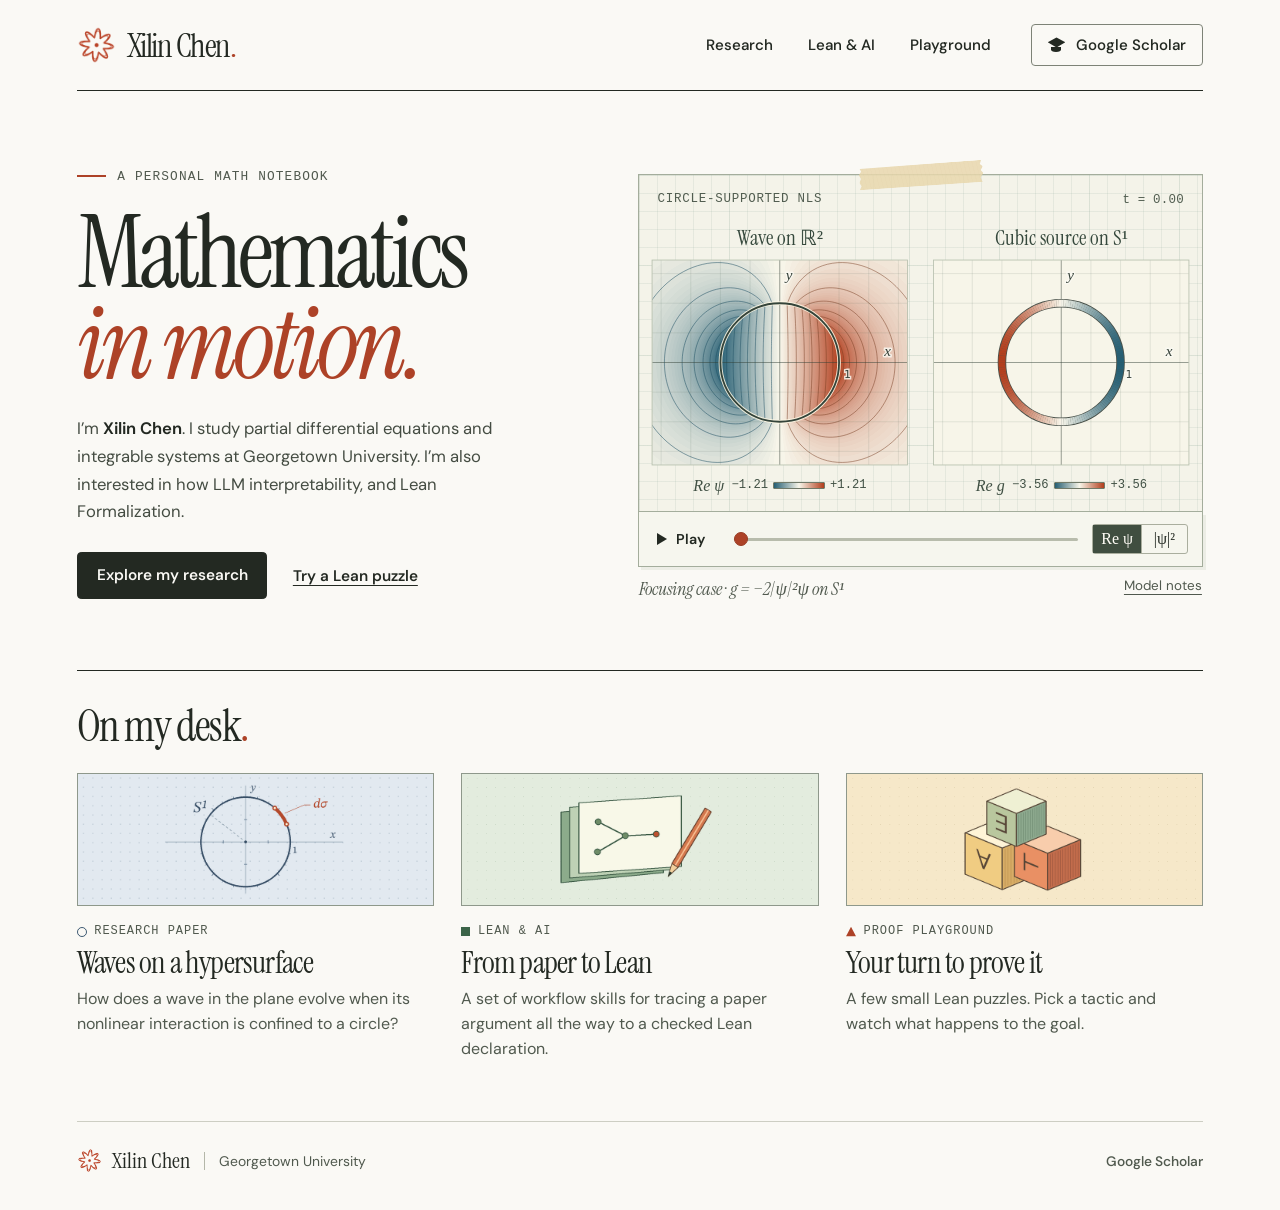
<file: index.html>
<!doctype html>
<html lang="en">
<head>
  <meta charset="utf-8">
  <meta name="viewport" content="width=device-width, initial-scale=1">
  <meta name="description" content="Xilin Chen’s personal notebook on partial differential equations, integrable systems, AI, and Lean formalization.">
  <meta name="theme-color" content="#faf9f5">
  <title>Mathematics in motion · Xilin Chen</title>
  <link rel="icon" href="assets/favicon.png" type="image/png">
  <link rel="preload" href="assets/fonts/InstrumentSerif-Regular.ttf" as="font" type="font/ttf" crossorigin>
  <link rel="stylesheet" href="assets/styles.css">
  <script src="assets/circle-mode.js" defer></script>
  <script src="assets/circle-plot.js" defer></script>
</head>
<body>
  <a class="skip" href="#main">Skip to content</a>
  <header class="masthead wrap">
    <a class="wordmark" href="index.html" aria-label="Xilin Chen, home"><img src="assets/mark.png" width="39" height="39" alt="">Xilin Chen<span class="wordmark-period">.</span></a>
    <nav class="nav" aria-label="Main navigation"><a href="research.html">Research</a><a href="workflow.html">Lean &amp; AI</a><a href="playground.html">Playground</a></nav>
    <a class="scholar-button" href="https://scholar.google.com/citations?user=1OFcRwIAAAAJ&amp;hl=en"><span class="cap" aria-hidden="true"></span>Google Scholar</a>
  </header>
  <main id="main" class="wrap" tabindex="-1">
  <section class="hero" aria-labelledby="hero-title">
    <div class="hero-copy">
      <p class="eyebrow"><span class="short-rule" aria-hidden="true"></span>A personal math notebook</p>
      <h1 id="hero-title">Mathematics<br><em>in motion.</em></h1>
      <p class="intro">I’m <strong>Xilin Chen</strong>. I study partial differential equations and integrable systems at Georgetown University. I’m also interested in how LLM interpretability, and Lean Formalization.</p>
      <div class="actions"><a class="button primary" href="research.html">Explore my research</a><a class="ink-link" href="playground.html">Try a Lean puzzle</a></div>
    </div>
    <figure id="circle-wave" class="wave-sheet" aria-labelledby="wave-caption">
      <div class="tape" aria-hidden="true"></div>
      <div class="plot-paper">
        <div class="plot-heading"><span class="plot-label">Circle-supported NLS</span><output id="time-value" for="wave-time" aria-live="off">t = 0.00</output></div>
        <div class="plot-headings"><span>Wave on ℝ²</span><span>Cubic source on S¹</span></div>
        <div class="plot-drawing">
          <img class="wave-still" src="assets/circle-standing-wave.png" width="1120" height="440" alt="Two views of the x,y plane at time zero. The real part of the wave has a positive lobe on the right and a negative lobe on the left. The cubic source has the opposite signs and occupies only the unit circle.">
          <canvas aria-label="Wave field in the plane and cubic source density along the unit circle" role="img" width="1120" height="440"></canvas>
        </div>
        <div class="plot-scales">
          <div><span class="scale-name" id="field-name">Re ψ</span><span id="field-low">−1.21</span><i class="color-scale" id="field-scale" aria-hidden="true"></i><span id="field-high">+1.21</span></div>
          <div><span class="scale-name">Re g</span><span>−3.56</span><i class="color-scale" aria-hidden="true"></i><span>+3.56</span></div>
        </div>
      </div>
      <div class="wave-controls" data-wave-controls hidden>
        <button id="wave-play" type="button" class="play-button" aria-label="Play wave animation"><span class="play-symbol" aria-hidden="true"></span><span class="play-label">Play</span></button>
        <label for="wave-time" class="sr-only">Wave evolution time</label><input id="wave-time" type="range" min="0" max="1000" step="1" value="0" aria-valuetext="t = 0.00">
        <fieldset class="plot-modes"><legend class="sr-only">Quantity to plot</legend><label><input type="radio" name="wave-mode" value="real" checked aria-label="Real part of the wave"><span>Re ψ</span></label><label><input type="radio" name="wave-mode" value="density" aria-label="Squared magnitude of the wave"><span>|ψ|²</span></label></fieldset>
      </div>
      <figcaption id="wave-caption"><span>Focusing case · g = −2|ψ|²ψ on S¹</span><a href="research.html#wave-note">Model notes</a></figcaption>
    </figure>
  </section>
  <section class="desk" aria-labelledby="desk-title">
    <h2 id="desk-title">On my desk<span class="accent">.</span></h2>
    <div class="desk-grid">
      <article class="entry">
        <a class="entry-link" href="research.html">
          <img class="entry-art" src="assets/unit-circle.png" alt="" width="920" height="340">
          <span class="entry-kind"><i class="shape ring"></i>Research paper</span>
          <h3>Waves on a hypersurface</h3>
        </a>
        <p>How does a wave in the plane evolve when its nonlinear interaction is confined to a circle?</p>
      </article>
      <article class="entry">
        <a class="entry-link" href="workflow.html">
          <img class="entry-art" src="assets/workflow.png" alt="" width="920" height="340">
          <span class="entry-kind"><i class="shape square"></i>Lean &amp; AI</span>
          <h3>From paper to Lean</h3>
        </a>
        <p>A set of workflow skills for tracing a paper argument all the way to a checked Lean declaration.</p>
      </article>
      <article class="entry">
        <a class="entry-link" href="playground.html">
          <img class="entry-art" src="assets/playground.png" alt="" width="920" height="340">
          <span class="entry-kind"><i class="shape triangle"></i>Proof playground</span>
          <h3>Your turn to prove it</h3>
        </a>
        <p>A few small Lean puzzles. Pick a tactic and watch what happens to the goal.</p>
      </article>
    </div>
  </section>
</main>
  <footer class="footer wrap">
    <div class="footer-name"><img src="assets/mark.png" width="25" height="25" alt=""><span>Xilin Chen</span><span class="footer-affiliation">Georgetown University</span></div>
    <nav aria-label="Elsewhere"><a href="https://scholar.google.com/citations?user=1OFcRwIAAAAJ&amp;hl=en">Google Scholar</a></nav>
  </footer>
</body>
</html>
</file>
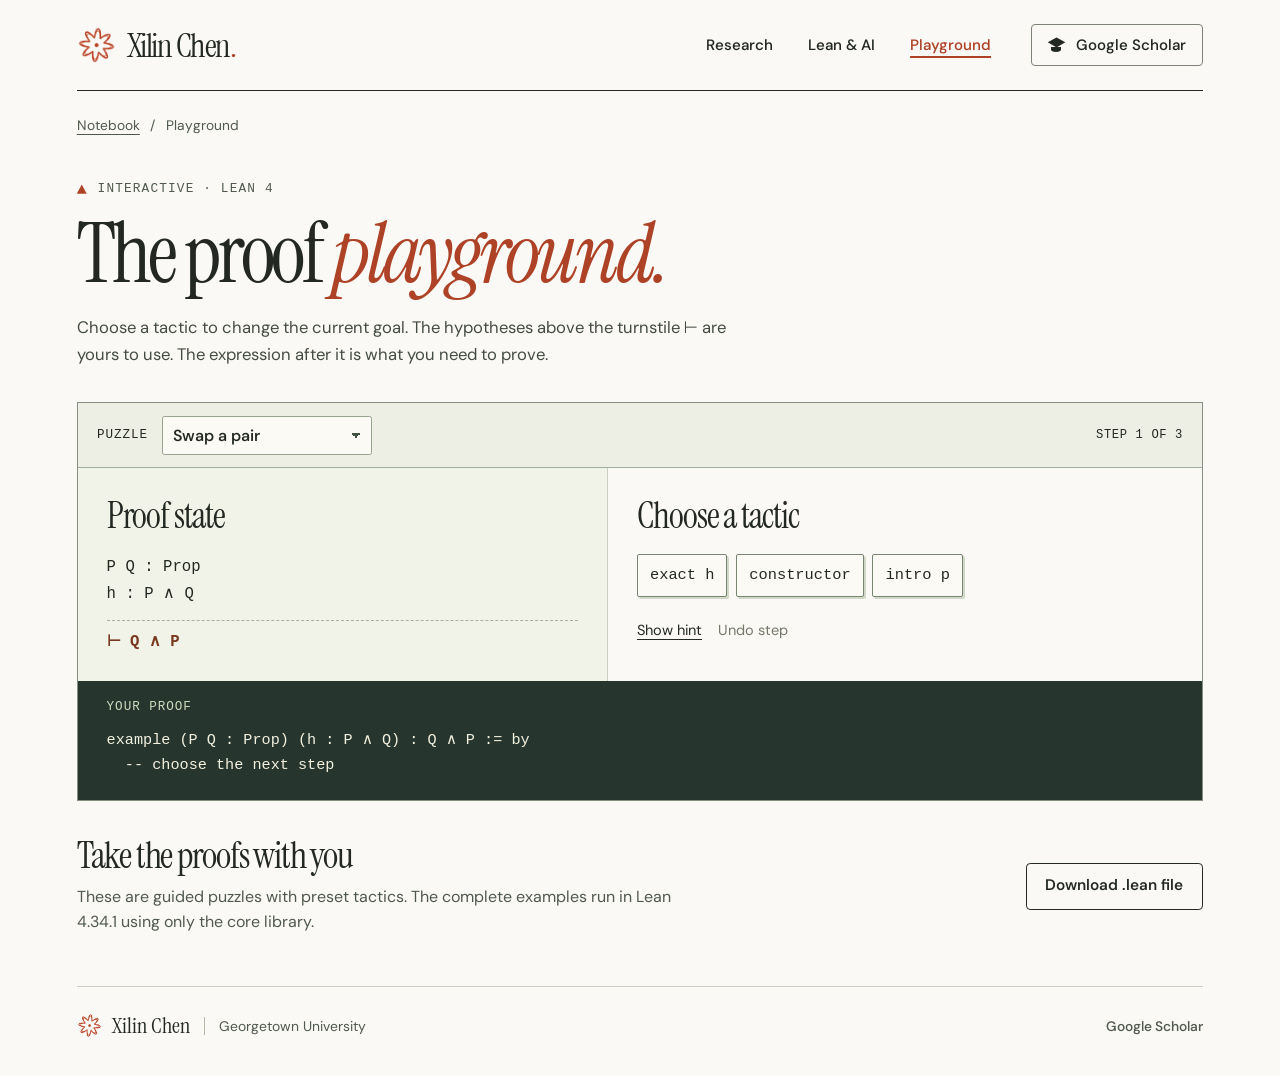
<file: playground.html>
<!doctype html>
<html lang="en">
<head>
  <meta charset="utf-8">
  <meta name="viewport" content="width=device-width, initial-scale=1">
  <meta name="description" content="Three guided Lean puzzles. Choose tactics, inspect the remaining goals, and download the checked source.">
  <meta name="theme-color" content="#faf9f5">
  <title>The proof playground · Xilin Chen</title>
  <link rel="icon" href="assets/favicon.png" type="image/png">
  <link rel="preload" href="assets/fonts/InstrumentSerif-Regular.ttf" as="font" type="font/ttf" crossorigin>
  <link rel="stylesheet" href="assets/styles.css">
  <script src="assets/playground.js" defer></script>
</head>
<body>
  <a class="skip" href="#main">Skip to content</a>
  <header class="masthead wrap">
    <a class="wordmark" href="index.html" aria-label="Xilin Chen, home"><img src="assets/mark.png" width="39" height="39" alt="">Xilin Chen<span class="wordmark-period">.</span></a>
    <nav class="nav" aria-label="Main navigation"><a href="research.html">Research</a><a href="workflow.html">Lean &amp; AI</a><a href="playground.html" aria-current="page">Playground</a></nav>
    <a class="scholar-button" href="https://scholar.google.com/citations?user=1OFcRwIAAAAJ&amp;hl=en"><span class="cap" aria-hidden="true"></span>Google Scholar</a>
  </header>
  <main id="main" class="wrap" tabindex="-1"><nav class="crumb" aria-label="Breadcrumb"><a href="index.html">Notebook</a><span aria-hidden="true">/</span><span aria-current="page">Playground</span></nav>
  <div class="lab-intro">
    <p class="eyebrow"><i class="shape triangle"></i>Interactive · Lean 4</p>
    <h1>The proof <em>playground.</em></h1>
    <p class="deck">Choose a tactic to change the current goal. The hypotheses above the turnstile ⊢ are yours to use. The expression after it is what you need to prove.</p>
  </div>
  <section id="proof-lab" class="lab" aria-label="Guided proof puzzle" hidden>
    <div class="lab-top"><div class="challenge-control"><label for="challenge">Puzzle</label><select id="challenge"></select></div><span id="progress" class="progress"></span></div>
    <div class="lab-grid">
      <div class="state-panel"><h2 id="state-title">Proof state</h2><pre id="context"></pre><div id="goals"></div></div>
      <div class="choice-panel"><h2 id="choice-title">Choose a tactic</h2><div id="choices"></div><p id="feedback" class="response" role="status" aria-live="polite" aria-atomic="true"></p>
        <div class="lab-tools"><button id="next-challenge" class="button primary small" type="button" hidden>Next puzzle</button><button id="hint" class="plain-button" type="button" aria-controls="hint-text" aria-expanded="false">Show hint</button><button id="undo" class="plain-button" type="button">Undo step</button></div>
        <p id="hint-text" class="hint-text" hidden></p>
      </div>
    </div>
    <div class="source-panel"><h2>Your proof</h2><pre><code id="proof-source"></code></pre></div>
  </section>
  <noscript><p class="deck">Enable JavaScript to choose tactics, or download the Lean file below to work through the examples.</p></noscript>
  <section class="lab-foot"><div><h2>Take the proofs with you</h2><p>These are guided puzzles with preset tactics. The complete examples run in Lean 4.34.1 using only the core library.</p></div><a class="button light" download href="assets/Playground.lean">Download .lean file</a></section>
</main>
  <footer class="footer wrap">
    <div class="footer-name"><img src="assets/mark.png" width="25" height="25" alt=""><span>Xilin Chen</span><span class="footer-affiliation">Georgetown University</span></div>
    <nav aria-label="Elsewhere"><a href="https://scholar.google.com/citations?user=1OFcRwIAAAAJ&amp;hl=en">Google Scholar</a></nav>
  </footer>
</body>
</html>
</file>
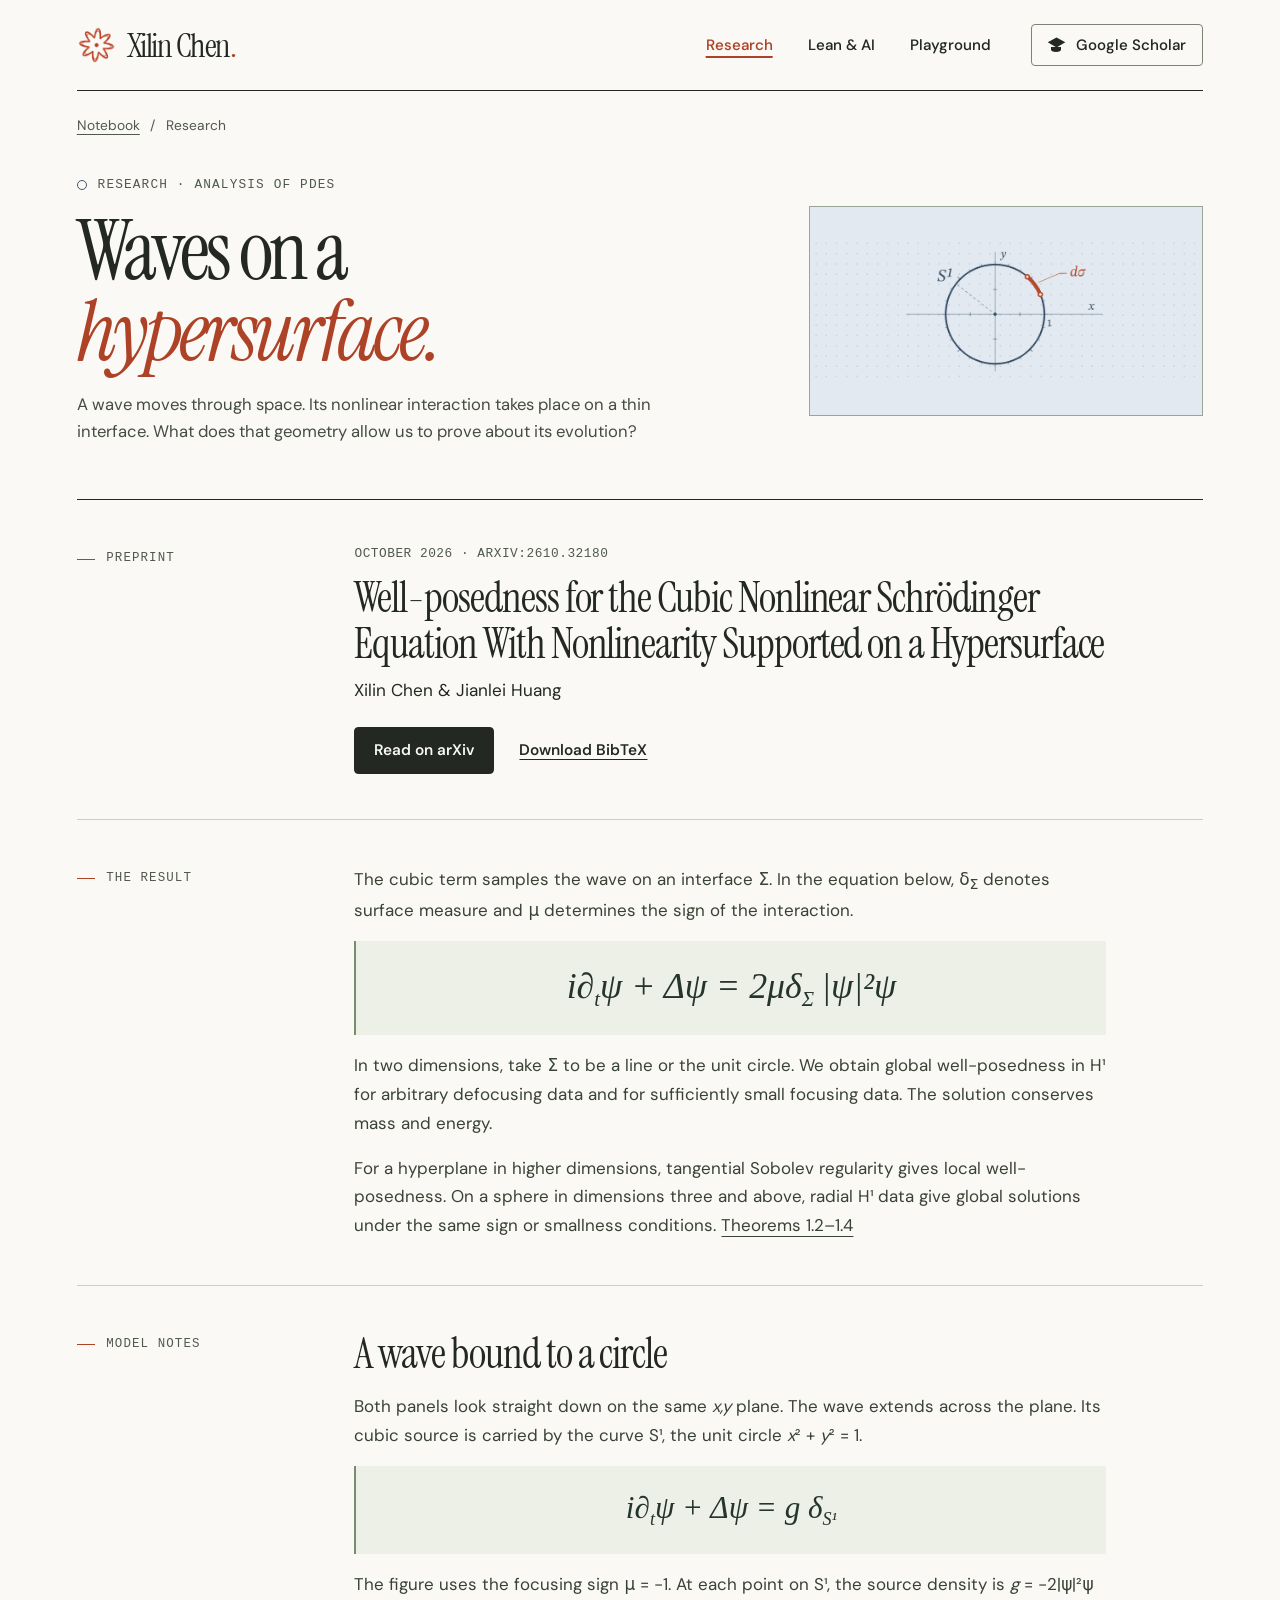
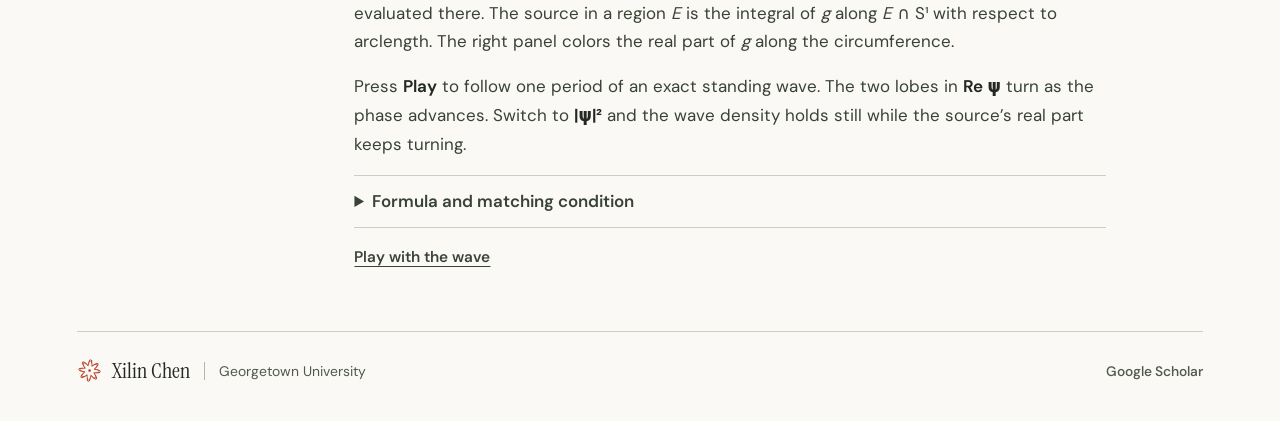
<file: research.html>
<!doctype html>
<html lang="en">
<head>
  <meta charset="utf-8">
  <meta name="viewport" content="width=device-width, initial-scale=1">
  <meta name="description" content="Research by Xilin Chen and Jianlei Huang on the cubic nonlinear Schrödinger equation with a hypersurface-supported interaction.">
  <meta name="theme-color" content="#faf9f5">
  <title>Waves on a hypersurface · Xilin Chen</title>
  <link rel="icon" href="assets/favicon.png" type="image/png">
  <link rel="preload" href="assets/fonts/InstrumentSerif-Regular.ttf" as="font" type="font/ttf" crossorigin>
  <link rel="stylesheet" href="assets/styles.css">
  
</head>
<body>
  <a class="skip" href="#main">Skip to content</a>
  <header class="masthead wrap">
    <a class="wordmark" href="index.html" aria-label="Xilin Chen, home"><img src="assets/mark.png" width="39" height="39" alt="">Xilin Chen<span class="wordmark-period">.</span></a>
    <nav class="nav" aria-label="Main navigation"><a href="research.html" aria-current="page">Research</a><a href="workflow.html">Lean &amp; AI</a><a href="playground.html">Playground</a></nav>
    <a class="scholar-button" href="https://scholar.google.com/citations?user=1OFcRwIAAAAJ&amp;hl=en"><span class="cap" aria-hidden="true"></span>Google Scholar</a>
  </header>
  <main id="main" class="wrap" tabindex="-1"><nav class="crumb" aria-label="Breadcrumb"><a href="index.html">Notebook</a><span aria-hidden="true">/</span><span aria-current="page">Research</span></nav>
  <article class="article">
    <div class="article-hero">
      <div><p class="eyebrow"><i class="shape ring"></i>Research · Analysis of PDEs</p><h1>Waves on a<br><em>hypersurface.</em></h1>
      <p class="deck">A wave moves through space. Its nonlinear interaction takes place on a thin interface. What does that geometry allow us to prove about its evolution?</p></div>
      <figure class="article-plate blue"><img src="assets/unit-circle.png" alt="The unit circle in the x,y plane. A short arc is highlighted to illustrate arclength measure." width="920" height="340"></figure>
    </div>
    <section class="publication">
      <div class="section-key"><span class="short-rule"></span>Preprint</div>
      <div class="reading"><p class="meta">October 2026 · arXiv:2610.32180</p>
        <h2 class="paper-title">Well-posedness for the Cubic Nonlinear Schrödinger Equation With Nonlinearity Supported on a Hypersurface</h2>
        <p class="authors">Xilin Chen &amp; Jianlei Huang</p>
        <div class="actions"><a class="button primary" href="https://arxiv.org/abs/2610.32180">Read on arXiv</a><a class="ink-link" href="assets/chen-huang.bib" download>Download BibTeX</a></div>
      </div>
    </section>
    <section class="text-row">
      <div class="section-key"><span class="short-rule"></span>The result</div>
      <div class="reading prose">
        <p>The cubic term samples the wave on an interface Σ. In the equation below, δ<sub>Σ</sub> denotes surface measure and μ determines the sign of the interaction.</p>
        <div class="formula" aria-label="i times the time derivative of psi plus the Laplacian of psi equals two mu times delta sub Sigma times the squared magnitude of psi times psi">i∂<sub>t</sub>ψ + Δψ = 2μδ<sub>Σ</sub> |ψ|²ψ</div>
        <p>In two dimensions, take Σ to be a line or the unit circle. We obtain global well-posedness in H¹ for arbitrary defocusing data and for sufficiently small focusing data. The solution conserves mass and energy.</p>
        <p>For a hyperplane in higher dimensions, tangential Sobolev regularity gives local well-posedness. On a sphere in dimensions three and above, radial H¹ data give global solutions under the same sign or smallness conditions. <a href="https://arxiv.org/html/2610.32180v1#S1">Theorems 1.2–1.4</a></p>
      </div>
    </section>
    <section id="wave-note" class="text-row">
      <div class="section-key"><span class="short-rule"></span>Model notes</div>
      <div class="reading prose"><h2>A wave bound to a circle</h2>
        <p>Both panels look straight down on the same <em>x,y</em> plane. The wave extends across the plane. Its cubic source is carried by the curve S¹, the unit circle <em>x</em>² + <em>y</em>² = 1.</p>
        <div class="formula compact">i∂<sub>t</sub>ψ + Δψ = g δ<sub>S¹</sub></div>
        <p>The figure uses the focusing sign μ = −1. At each point on S¹, the source density is <em>g</em> = −2|ψ|²ψ evaluated there. The source in a region <em>E</em> is the integral of <em>g</em> along <em>E</em> ∩ S¹ with respect to arclength. The right panel colors the real part of <em>g</em> along the circumference.</p>
        <p>Press <strong>Play</strong> to follow one period of an exact standing wave. The two lobes in <strong>Re ψ</strong> turn as the phase advances. Switch to <strong>|ψ|²</strong> and the wave density holds still while the source’s real part keeps turning.</p>
        <details class="mode-details"><summary>Formula and matching condition</summary>
          <p>In polar coordinates, ψ(t,r,θ) = e<sup>i(t+θ)</sup>Q(r), with ψ(t,0) = 0. The angular mode has index one. Write A = Q(1).</p>
          <div class="radial-formula" aria-label="Q of r equals A times I one of r over I one of one inside the unit circle and A times K one of r over K one of one outside it">
            <span>Q(r) =</span><div><span>A I₁(r) / I₁(1)</span><span>0 ≤ r ≤ 1</span><span>A K₁(r) / K₁(1)</span><span>r &gt; 1</span></div>
          </div>
          <p>The modified Bessel functions give a regular interior and a decaying exterior. The two branches agree on the circle. Taking both derivatives toward increasing <em>r</em> gives Q′(1⁺) − Q′(1⁻) = −A/[I₁(1)K₁(1)]. Choosing A = [2I₁(1)K₁(1)]<sup>−1/2</sup> makes this jump exactly −2A³, the required cubic coefficient. <a href="https://dlmf.nist.gov/10.28.E2">Bessel Wronskian</a></p>
        </details>
        <a class="ink-link" href="index.html#circle-wave">Play with the wave</a>
      </div>
    </section>
  </article>
</main>
  <footer class="footer wrap">
    <div class="footer-name"><img src="assets/mark.png" width="25" height="25" alt=""><span>Xilin Chen</span><span class="footer-affiliation">Georgetown University</span></div>
    <nav aria-label="Elsewhere"><a href="https://scholar.google.com/citations?user=1OFcRwIAAAAJ&amp;hl=en">Google Scholar</a></nav>
  </footer>
</body>
</html>
</file>
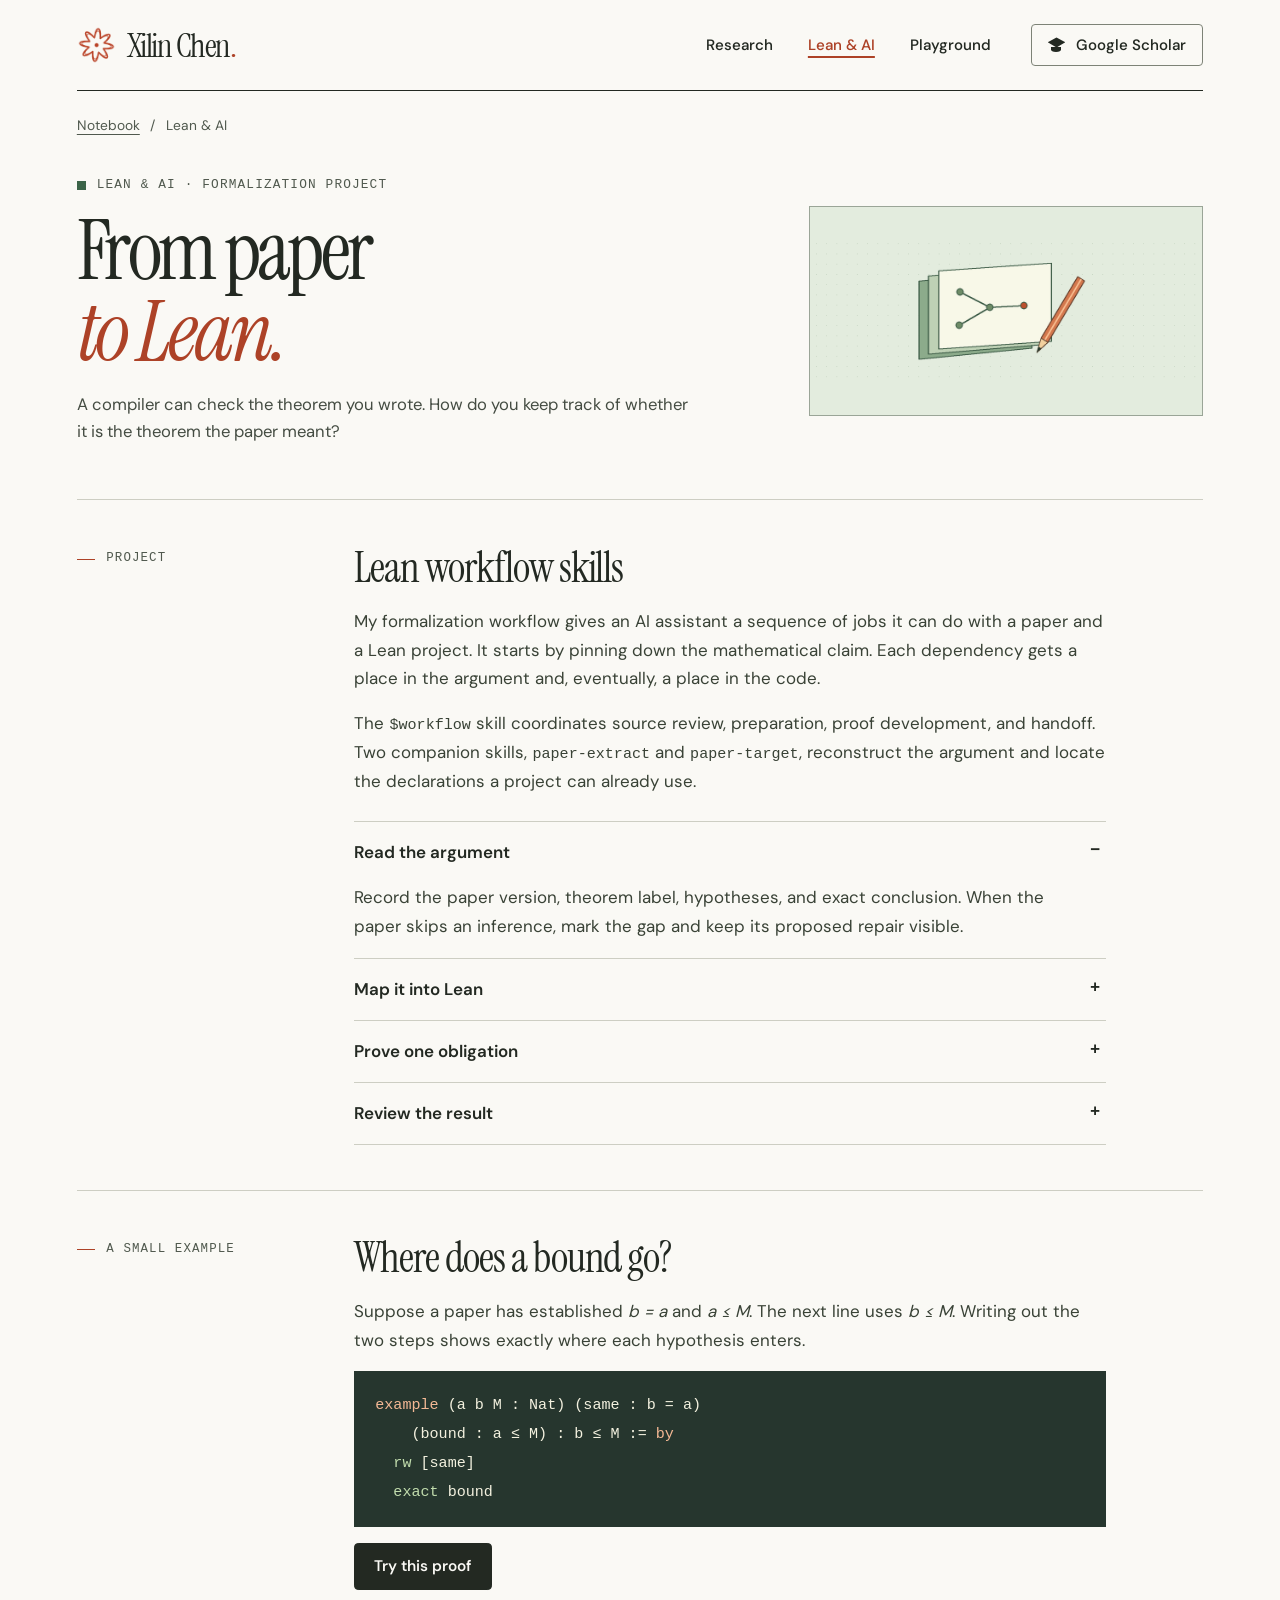
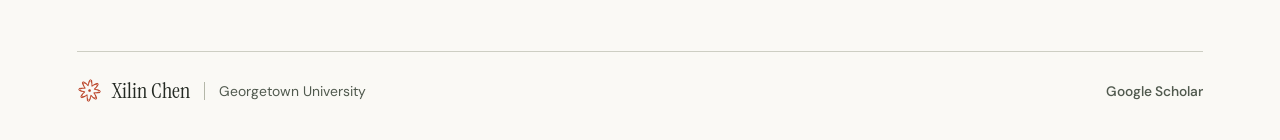
<file: workflow.html>
<!doctype html>
<html lang="en">
<head>
  <meta charset="utf-8">
  <meta name="viewport" content="width=device-width, initial-scale=1">
  <meta name="description" content="Xilin Chen’s workflow skills for mapping mathematical papers to Lean declarations, checking proofs, and auditing their meaning.">
  <meta name="theme-color" content="#faf9f5">
  <title>From paper to Lean · Xilin Chen</title>
  <link rel="icon" href="assets/favicon.png" type="image/png">
  <link rel="preload" href="assets/fonts/InstrumentSerif-Regular.ttf" as="font" type="font/ttf" crossorigin>
  <link rel="stylesheet" href="assets/styles.css">
  
</head>
<body>
  <a class="skip" href="#main">Skip to content</a>
  <header class="masthead wrap">
    <a class="wordmark" href="index.html" aria-label="Xilin Chen, home"><img src="assets/mark.png" width="39" height="39" alt="">Xilin Chen<span class="wordmark-period">.</span></a>
    <nav class="nav" aria-label="Main navigation"><a href="research.html">Research</a><a href="workflow.html" aria-current="page">Lean &amp; AI</a><a href="playground.html">Playground</a></nav>
    <a class="scholar-button" href="https://scholar.google.com/citations?user=1OFcRwIAAAAJ&amp;hl=en"><span class="cap" aria-hidden="true"></span>Google Scholar</a>
  </header>
  <main id="main" class="wrap" tabindex="-1"><nav class="crumb" aria-label="Breadcrumb"><a href="index.html">Notebook</a><span aria-hidden="true">/</span><span aria-current="page">Lean &amp; AI</span></nav>
  <article class="article">
    <div class="article-hero"><div>
      <p class="eyebrow"><i class="shape square"></i>Lean &amp; AI · Formalization project</p>
      <h1>From paper<br><em>to Lean.</em></h1>
      <p class="deck">A compiler can check the theorem you wrote. How do you keep track of whether it is the theorem the paper meant?</p>
    </div><figure class="article-plate sage"><img src="assets/workflow.png" width="920" height="340" alt="A stack of manuscript sheets, a pencil, and a diagram of lemma dependencies."></figure></div>
    <section class="text-row">
      <div class="section-key"><span class="short-rule"></span>Project</div>
      <div class="reading prose"><h2>Lean workflow skills</h2>
        <p>My formalization workflow gives an AI assistant a sequence of jobs it can do with a paper and a Lean project. It starts by pinning down the mathematical claim. Each dependency gets a place in the argument and, eventually, a place in the code.</p>
        <p>The <code>$workflow</code> skill coordinates source review, preparation, proof development, and handoff. Two companion skills, <code>paper-extract</code> and <code>paper-target</code>, reconstruct the argument and locate the declarations a project can already use.</p>
        <div class="stages">
          <details open><summary>Read the argument</summary><p>Record the paper version, theorem label, hypotheses, and exact conclusion. When the paper skips an inference, mark the gap and keep its proposed repair visible.</p></details>
          <details><summary>Map it into Lean</summary><p>Trace each supporting result to the step that uses it. Check types and applications against the project’s pinned Lean and mathlib versions, then record the target statement before starting its proof.</p></details>
          <details><summary>Prove one obligation</summary><p>Work on a statement whose prerequisites are ready. Read Lean’s goal after each step and check that later declarations can use the finished theorem.</p></details>
          <details><summary>Review the result</summary><p>Compare the final declaration and its assumptions with the recorded target. Inspect axiom dependencies, preserve the build evidence, and identify the next open obligation.</p></details>
        </div>
      </div>
    </section>
    <section class="text-row">
      <div class="section-key"><span class="short-rule"></span>A small example</div>
      <div class="reading prose"><h2>Where does a bound go?</h2>
        <p>Suppose a paper has established <em>b = a</em> and <em>a ≤ M</em>. The next line uses <em>b ≤ M</em>. Writing out the two steps shows exactly where each hypothesis enters.</p>
        <pre class="code-plate"><code><span class="syntax-key">example</span> (a b M : Nat) (same : b = a)
    (bound : a ≤ M) : b ≤ M := <span class="syntax-key">by</span>
  <span class="syntax-tactic">rw</span> [same]
  <span class="syntax-tactic">exact</span> bound</code></pre>
        <a class="button primary" href="playground.html#bound">Try this proof</a>
      </div>
    </section>
  </article>
</main>
  <footer class="footer wrap">
    <div class="footer-name"><img src="assets/mark.png" width="25" height="25" alt=""><span>Xilin Chen</span><span class="footer-affiliation">Georgetown University</span></div>
    <nav aria-label="Elsewhere"><a href="https://scholar.google.com/citations?user=1OFcRwIAAAAJ&amp;hl=en">Google Scholar</a></nav>
  </footer>
</body>
</html>
</file>
<file: assets/styles.css>
@font-face {
  font-family: "Instrument Serif";
  src: url("fonts/InstrumentSerif-Regular.ttf") format("truetype");
  font-style: normal;
  font-weight: 400;
  font-display: swap;
}
@font-face {
  font-family: "Instrument Serif";
  src: url("fonts/InstrumentSerif-Italic.ttf") format("truetype");
  font-style: italic;
  font-weight: 400;
  font-display: swap;
}
@font-face {
  font-family: "DM Sans";
  src: url("fonts/DMSans.ttf") format("truetype");
  font-style: normal;
  font-weight: 100 1000;
  font-display: swap;
}
:root {
  color-scheme: light;
  --paper: #faf9f5;
  --ink: #232922;
  --muted: #50594e;
  --line: #cdcec3;
  --rust: #ad4227;
  --green: #3b6448;
  --blue: #39566f;
  --serif: "Instrument Serif", "STIX Two Text", Georgia, serif;
  --sans: "DM Sans", system-ui, sans-serif;
  --mono: "IBM Plex Mono", ui-monospace, Menlo, Consolas, monospace;
  font-family: var(--sans);
  background: var(--paper);
  color: var(--ink);
}
* { box-sizing: border-box; }
body { margin: 0; }
img, canvas { display: block; max-width: 100%; }
h1, h2, h3, p, figure, pre { margin: 0; }
h1, h2, h3 { font-family: var(--serif); font-weight: 400; }
a { color: inherit; }
button, input, select { font: inherit; color: inherit; }
button, select { cursor: pointer; }
[hidden] { display: none !important; }
::selection { background: #f5c9af; color: #222a23; }
:focus-visible { outline: 3px solid #21619a; outline-offset: 4px; }
main:focus { outline: none; }
.sr-only, .skip:not(:focus) { position: absolute; width: 1px; height: 1px; padding: 0; margin: -1px; overflow: hidden; clip-path: inset(50%); white-space: nowrap; border: 0; }
.skip:focus { position: absolute; top: 4px; left: 4px; z-index: 10; background: white; padding: .75rem; }
.wrap { width: min(1240px, 88%); margin-inline: auto; }
.masthead { min-height: 5.7rem; border-bottom: 1px solid var(--ink); display: flex; align-items: center; gap: clamp(1.5rem, 3.1vw, 3.25rem); }
.wordmark { display: inline-flex; align-items: center; gap: .48rem; font-family: var(--serif); font-size: 2.07rem; line-height: 1; letter-spacing: -.045em; text-decoration: none; white-space: nowrap; }
.wordmark img { width: 2.42rem; height: 2.42rem; margin-right: .16rem; }
.wordmark-period { color: var(--rust); margin-left: -.44rem; }
.nav { display: flex; align-items: center; gap: clamp(1.5rem, 2.75vw, 2.8rem); margin-left: auto; }
.nav a, .scholar-button, .footer a { font-size: .94rem; font-weight: 535; text-decoration: none; }
.nav a { padding-block: .65rem; text-underline-offset: .38em; }
.nav a:is(:hover,[aria-current]), .footer a:hover { text-decoration: underline; text-decoration-thickness: 1.5px; }
.nav a[aria-current] { color: var(--rust); }
.scholar-button { display: inline-flex; align-items: center; justify-content: center; gap: .68rem; min-height: 2.65rem; border: 1px solid #7d8377; border-radius: .25rem; padding: .55rem 1rem; }
.scholar-button:hover, .light:hover { background: #eaece1; }
.cap { position: relative; width: 1.1rem; height: .95rem; display: inline-block; }
.cap::before { content: ""; position: absolute; left: 0; right: 0; height: 70%; top: 0; background: currentColor; clip-path: polygon(50% 0,100% 46%,50% 94%,0 46%); }
.cap::after { content: ""; position: absolute; height: 36%; left: 20%; right: 22%; bottom: 2%; border-radius: 0 0 50% 50%; background: currentColor; }
.hero { display: grid; grid-template-columns: .93fr 1.07fr; align-items: center; gap: clamp(2rem, 5.5vw, 5.75rem); padding: clamp(3.45rem, 5.8vw, 5.7rem) 0 clamp(3.75rem, 5.4vw, 5.1rem); }
.eyebrow, .entry-kind, .section-key, .plot-label, .meta, .progress { font-family: var(--mono); font-size: .8rem; line-height: 1.4; font-weight: 500; letter-spacing: .088em; text-transform: uppercase; }
.eyebrow, .entry-kind, .section-key { display: flex; gap: .68rem; align-items: center; }
.eyebrow { color: var(--muted); }
.short-rule { display: inline-block; width: 1.85rem; height: 2px; background: var(--rust); flex: none; }
.hero h1 { font-size: clamp(5.6rem,7.9vw,7.75rem); line-height: .9; letter-spacing: -.045em; margin: 1.35rem 0 1.65rem; }
h1 em { color: var(--rust); font-weight: 400; }
.intro, .deck { color: #444c42; font-size: clamp(1.04rem,1.21vw,1.17rem); line-height: 1.66; }
.intro { max-width: 27.9rem; }
strong { font-weight: 640; color: var(--ink); }
.actions { display: flex; flex-wrap: wrap; align-items: center; gap: 1rem 1.6rem; margin-top: 1.65rem; }
.button, .ink-link { font-size: .96rem; font-weight: 585; }
.button { display: inline-flex; align-items: center; justify-content: center; border: 1px solid var(--ink); padding: .78rem 1.17rem; border-radius: .26rem; text-decoration: none; line-height: 1.3; min-height: 2.85rem; text-align: center; }
.primary { background: var(--ink); color: var(--paper); }
.primary:hover { background: #394636; }
.ink-link, .prose a:not(.button), .plot-paper a, .wave-sheet figcaption a, .crumb a, .plain-button { text-decoration: underline; text-decoration-thickness: 1px; text-underline-offset: .29em; }
.ink-link:hover, .prose a:hover, .wave-sheet figcaption a:hover, .crumb a:hover, .plain-button:hover { color: var(--rust); }
.wave-sheet { position: relative; min-width: 0; margin-top: .55rem; }
.tape { position: absolute; left: 39%; top: -.65rem; width: 22%; height: 1.4rem; opacity: .85; transform: rotate(-4deg); z-index: 1; pointer-events: none; background-color: #e8d7ad; background-image: repeating-linear-gradient(80deg, transparent 0 3px, #e2cda22e 3px 4px); clip-path: polygon(1% 3%,99% 0,97.7% 18%,100% 29%,98.1% 45%,100% 60%,97.7% 78%,99% 99%,0 98%,1.6% 81%,0 65%,1.5% 48%,0 31%,2% 16%); }
.plot-paper {
  background-color: #f4f3e9;
  background-image: linear-gradient(#a4b9ac30 1px, transparent 1px),linear-gradient(90deg,#a4b9ac30 1px,transparent 1px),linear-gradient(#adbeab2b 1px,transparent 1px),linear-gradient(90deg,#adbeab2b 1px,transparent 1px);
  background-size: 18px 18px,18px 18px,90px 90px,90px 90px;
  border: 1px solid #a4ad9c;
  padding-top: 1rem;
  position: relative;
}
.plot-heading { display: flex; align-items: center; justify-content: space-between; padding-inline: 1.15rem; gap: .75rem; color: #515d50; }
.plot-label, #time-value { font-size: .78rem; letter-spacing: .06em; }
#time-value { font-family: var(--mono); letter-spacing: .015em; font-variant-numeric: tabular-nums; }
.plot-headings, .plot-scales { display: grid; grid-template-columns: repeat(2, minmax(0, 1fr)); text-align: center; align-items: center; }
.plot-headings { margin-top: 1.1rem; font: 1.32rem/1.2 var(--serif); color: #35483c; }
.plot-drawing { width: 100%; aspect-ratio: 560/220; position: relative; }
.plot-drawing :is(img, canvas) { position: absolute; inset: 0; width: 100%; height: 100%; }
.plot-drawing canvas { visibility: hidden; }
.wave-ready canvas { visibility: visible; }
.wave-ready .wave-still { visibility: hidden; }
.plot-scales { margin: .2rem 0 1rem; }
.plot-scales > div { display: flex; justify-content: center; align-items: center; gap: .34rem; color: #405044; font: .76rem/1.25 var(--mono); font-variant-numeric: tabular-nums; }
.scale-name { font: italic 1rem/1.2 Georgia, serif; margin-right: .12rem; }
.color-scale { width: clamp(1.5rem,4vw,3.2rem); height: .43rem; border: 1px solid #707968; border-radius: 1px; background: linear-gradient(90deg,#255e73,#f7f5e9 50%,#b23e1d); }
.color-scale.sequential { background: linear-gradient(90deg,#f7f5e9,#b23e1d); }
.wave-controls { border: 1px solid #a4ad9c; border-top: 0; display: flex; gap: .9rem; align-items: center; background: #f6f6ee; min-height: 3.42rem; padding: .44rem .9rem; box-shadow: 3px 3px 0 #d9ded275; }
.play-button { background: transparent; display: flex; align-items: center; justify-content: flex-start; gap: .46rem; min-width: 4.1rem; padding: .35rem .2rem; border: 0; font-weight: 610; font-size: .89rem; }
.play-button:hover { color: var(--rust); }
.play-symbol { display: block; width: .71rem; height: .8rem; border-left: .65rem solid currentColor; border-top: .4rem solid transparent; border-bottom: .4rem solid transparent; }
.playing .play-symbol { width: .68rem; height: .73rem; border: 0; border-left: 3px solid currentColor; border-right: 3px solid currentColor; }
#wave-time { --filled: 0%; display: block; min-width: 2.2rem; flex: 1; margin: 0; -webkit-appearance: none; appearance: none; height: 1.85rem; background: transparent; cursor: pointer; accent-color: var(--rust); }
#wave-time::-webkit-slider-runnable-track { height: 3px; border-radius: 2px; background: linear-gradient(to right,var(--rust) var(--filled),#b8bcac var(--filled)); }
#wave-time::-webkit-slider-thumb { -webkit-appearance: none; width: .88rem; height: .88rem; margin-top: calc((3px - .88rem)/2); background: var(--rust); border: 1px solid #983c24; border-radius: 50%; }
#wave-time::-moz-range-track { height: 3px; background: #b8bcac; }
#wave-time::-moz-range-progress { height: 3px; background: var(--rust); }
#wave-time::-moz-range-thumb { width: .8rem; height: .8rem; border: 1px solid #983c24; border-radius: 50%; background: var(--rust); }
.plot-modes { display: flex; border: 1px solid #aaae9e; border-radius: 3px; padding: 0; margin: 0; overflow: visible; }
.plot-modes label { cursor: pointer; position: relative; }
.plot-modes label + label { border-left: 1px solid #aaae9e; }
.plot-modes input { position: absolute; opacity: 0; width: 1px; height: 1px; }
.plot-modes span { display: block; font: 1rem/1.15 Georgia,serif; padding: .33rem .5rem; min-width: 2.8rem; text-align: center; }
.plot-modes :checked + span { color: #fffdf6; background: #404e40; }
.plot-modes :focus-visible + span { outline: 3px solid #21619a; outline-offset: 2px; }
.wave-sheet figcaption { display: flex; justify-content: space-between; gap: .8rem; padding: .65rem .08rem 0; font-size: .84rem; color: var(--muted); }
.wave-sheet figcaption > span { font-family: var(--serif); font-style: italic; font-size: 1.15rem; }
.desk { padding: 2rem 0 3.7rem; border-top: 1px solid var(--ink); }
.desk h2, .lab-foot h2 { font-size: clamp(2.45rem,3.45vw,3.45rem); line-height: 1.05; letter-spacing: -.033em; }
.accent { color: var(--rust); }
.desk-grid { display: grid; grid-template-columns: repeat(3,minmax(0,1fr)); gap: clamp(1.1rem,2.15vw,2.15rem); margin-top: 1.45rem; }
.entry { min-width: 0; }
.entry-link { text-decoration: none; display: block; }
.entry-art { width: 100%; height: auto; border: 1px solid #8e988b; object-fit: cover; }
.entry-link:hover .entry-art { border-color: var(--ink); }
.entry-link:hover h3 { text-decoration: underline; text-decoration-thickness: 1px; text-underline-offset: .12em; }
.entry-kind { gap: .47rem; font-size: .75rem; margin: 1.08rem 0 .4rem; letter-spacing: .08em; color: var(--muted); }
.shape { display: inline-block; flex: none; width: .62rem; height: .62rem; }
.ring { border: 1.7px solid var(--blue); border-radius: 50%; }
.square { background: var(--green); width: .56rem; height: .56rem; }
.triangle { background: var(--rust); clip-path: polygon(50% 0,100% 95%,0 95%); }
.entry h3 { font-size: clamp(1.85rem,2.4vw,2.55rem); line-height: 1.05; letter-spacing: -.026em; }
.entry p { font-size: 1rem; line-height: 1.55; color: var(--muted); margin-top: .54rem; max-width: 25rem; }
.footer { border-top: 1px solid var(--line); padding-block: 1.5rem 2.2rem; display: flex; align-items: center; justify-content: space-between; gap: 1.2rem; color: var(--muted); }
.footer-name { display: flex; align-items: center; gap: .6rem; }
.footer-name > span:first-of-type { color: var(--ink); font-family: var(--serif); font-size: 1.4rem; }
.footer-affiliation { font-size: .87rem; padding-left: .85rem; margin-left: .25rem; border-left: 1px solid #b4b7a9; }
.footer nav { display: flex; gap: 1.3rem; align-items: center; }
.footer a { font-size: .86rem; }

/* Interior pages keep the broad margins of the cover. */
.crumb { display: flex; align-items: center; gap: .65rem; color: var(--muted); font-size: .86rem; padding: 1.55rem 0 0; }
.article-hero { padding: 2.65rem 0 3.35rem; display: grid; grid-template-columns: 1.32fr .78fr; gap: 4rem; align-items: center; }
.article-hero h1, .lab-intro h1 { font-size: clamp(4.25rem,6.6vw,6.4rem); line-height: .95; letter-spacing: -.043em; margin: 1rem 0 1.24rem; }
.deck { max-width: 39rem; }
.article-plate { border: 1px solid #9aa597; padding-block: 8%; }
.article-plate img { width: 100%; height: auto; }
.blue { background: #e2e9f0; }
.sage { background: #e3ecde; }
.publication, .text-row { display: grid; grid-template-columns: minmax(9.3rem, .42fr) 1.5fr; gap: 2.5rem; padding: 2.8rem 0; border-top: 1px solid var(--line); }
.publication { border-color: var(--ink); }
.article { padding-bottom: 1rem; }
.section-key { align-self: start; margin-top: .33rem; color: var(--muted); font-size: .78rem; }
.section-key .short-rule { width: 1.16rem; height: 1px; }
.reading { max-width: 47rem; min-width: 0; }
.meta { color: var(--muted); letter-spacing: .04em; }
.paper-title, .prose h2 { font-size: clamp(2.15rem,3.3vw,3.45rem); line-height: 1.08; letter-spacing: -.025em; }
.paper-title { margin: .76rem 0; }
.authors { font-size: 1.07rem; }
.prose { font-size: 1.06rem; line-height: 1.7; color: #394236; }
.prose > * + * { margin-top: 1rem; }
.prose h2 { color: var(--ink); }
.prose code { font: .89em var(--mono); }
.formula { padding: 1.35rem 1rem; background: #edf0e6; border-left: 2px solid #788d6d; color: #26352b; font: italic clamp(1.4rem,2.8vw,2.4rem)/1.35 Georgia, serif; text-align: center; }
.formula sub, .formula sup { font-size: .58em; }
.formula.compact { font-size: clamp(1.35rem,2.45vw,1.95rem); }
.prose > a.button, .prose > a.ink-link { display: inline-flex; }
#wave-note { scroll-margin-top: 1rem; }
.mode-details { border-block: 1px solid var(--line); padding: .7rem 0; }
.mode-details summary { cursor: pointer; font-weight: 600; }
.mode-details[open] > * + * { margin-top: .8rem; }
.radial-formula { display: flex; align-items: center; gap: .55rem; font: italic clamp(1.08rem,2.15vw,1.5rem)/1.45 Georgia,serif; color: #26352b; }
.radial-formula > div { display: grid; grid-template-columns: auto auto; align-items: baseline; gap: .14rem .95rem; padding-left: .65rem; border-left: 2px solid #788d6d; }
.radial-formula > div > span:nth-child(even) { font-size: .82em; }
.code-plate, .source-panel { background: #26362e; color: #f3f1df; }
.code-plate { padding: 1.3rem; white-space: pre-wrap; overflow-wrap: anywhere; line-height: 1.7; }
.syntax-key { color: #f3b894; }
.syntax-tactic { color: #c1dcad; }
.stages { margin-top: 1.6rem; border-top: 1px solid var(--line); }
.stages details { border-bottom: 1px solid var(--line); }
.stages summary { position: relative; list-style: none; cursor: pointer; padding: 1rem 2.3rem 1rem 0; font-weight: 610; color: var(--ink); }
.stages summary::-webkit-details-marker { display: none; }
.stages summary::after { content: "+"; font-family: var(--mono); position: absolute; right: .4rem; top: .93rem; }
.stages details[open] summary::after { content: "−"; }
.stages details > p { padding: 0 1.5rem 1.1rem 0; }

/* The puzzle never needs a remote Lean server. */
.lab-intro { padding: 2.9rem 0 2.1rem; }
.lab-intro h1 { margin-top: .95rem; }
.lab-intro .deck { max-width: 43rem; }
.lab { border: 1px solid #858f80; }
.lab-top, .lab-tools, .challenge-control { display: flex; align-items: center; }
.lab-top { justify-content: space-between; column-gap: .8rem; padding: .8rem 1.2rem; background: #edefe4; border-bottom: 1px solid #a3ae9b; }
.challenge-control { gap: .85rem; }
.challenge-control label, .source-panel h2 { font: .79rem/1.5 var(--mono); text-transform: uppercase; letter-spacing: .075em; }
.challenge-control select { padding: .48rem 2.2rem .48rem .65rem; appearance: none; border: 1px solid #97a28f; border-radius: .15rem; background-color: #fbfaf5; background-image: linear-gradient(45deg,transparent 50%,#435141 50%),linear-gradient(135deg,#435141 50%,transparent 50%); background-position: calc(100% - 15px) 52%, calc(100% - 10px) 52%; background-size: 5px 5px; background-repeat: no-repeat; font-weight: 560; max-width: 100%; }
.progress { font-size: .76rem; letter-spacing: .05em; }
.lab-grid { display: grid; grid-template-columns: 1fr 1.12fr; }
.state-panel, .choice-panel { padding: 1.55rem clamp(1rem,2.25vw,2rem); }
.state-panel { background: #f1f3e9; border-right: 1px solid var(--line); }
.lab-grid h2 { font-size: 2.23rem; letter-spacing: -.03em; margin-bottom: .95rem; }
#context, #goals { font: .98rem/1.68 var(--mono); overflow-wrap: anywhere; }
#context { white-space: pre-wrap; }
#goals { border-top: 1px dashed #a7b19e; margin-top: .8rem; padding-top: .54rem; }
.current-goal { color: #78391e; font-weight: 650; }
.later-goal { color: #5c695c; }
.solved #context, .solved #goals { display: none; }
.solved .state-panel::after { content: "∎"; font: 3.8rem/1 Georgia,serif; color: var(--green); }
#choices { display: flex; flex-wrap: wrap; gap: .55rem; }
.tactic { font: .96rem/1.4 var(--mono); padding: .6rem .75rem; background: #fbfaf4; border: 1px solid #778671; border-radius: 2px; box-shadow: 2px 2px 0 #d2d8c7; }
.tactic:hover { background: #ecf0e3; border-color: var(--ink); }
.response, .hint-text { font-size: .96rem; line-height: 1.55; margin-top: 1rem; }
.response:empty { display: none; }
.retry { color: #883b21; }
.success { color: #30593d; }
.lab-tools { flex-wrap: wrap; gap: 1rem; margin-top: 1.2rem; }
.plain-button { background: transparent; border: none; padding: .28rem 0; font-size: .91rem; }
.plain-button:disabled { text-decoration: none; color: #73786b; cursor: default; }
.hint-text { padding: .7rem .9rem; border-left: 2px solid #a88d53; background: #f4eedb; }
.small { min-height: 2.2rem; padding: .48rem .8rem; }
.source-panel { padding: 1.1rem clamp(1rem,2.25vw,2rem) 1.45rem; }
.source-panel h2 { color: #cedbbf; margin-bottom: .7rem; }
.source-panel pre, .source-panel code { font: .95rem/1.6 var(--mono); white-space: pre-wrap; overflow-wrap: anywhere; }
.lab-foot { margin: 2.25rem 0 3.2rem; display: flex; align-items: center; justify-content: space-between; gap: 2rem; }
.lab-foot h2 { font-size: 2.3rem; }
.lab-foot p { color: var(--muted); margin-top: .6rem; line-height: 1.56; max-width: 39rem; }
.light { background: transparent; flex: none; }

@media (min-width: 1550px) {
  .hero { padding-block: 5.6rem; }
}
@media (max-width: 1100px) {
  .wrap { width: 90%; }
  .hero { gap: 2.2rem; }
  .hero h1 { font-size: clamp(4.7rem,8.6vw,5.9rem); }
  .intro { font-size: 1.03rem; }
  .article-hero { gap: 2.2rem; }
}
@media (max-width: 760px) {
  .wrap { width: min(91%,40rem); }
  .masthead { flex-wrap: wrap; min-height: 0; justify-content: space-between; gap: 0; padding: 1rem 0 .6rem; }
  .wordmark { font-size: 1.8rem; }
  .wordmark img { width: 2.1rem; height: 2.1rem; }
  .scholar-button { order: 1; font-size: .85rem; min-height: 2.2rem; padding: .45rem .65rem; gap: .5rem; }
  .nav { order: 2; width: 100%; margin: .55rem 0 0; justify-content: flex-start; gap: 1.45rem; }
  .nav a { padding: .4rem 0; font-size: .91rem; }
  .hero { grid-template-columns: 1fr; gap: 2.7rem; padding: 2.65rem 0 2.5rem; }
  .hero h1 { font-size: clamp(4.6rem,13.5vw,6.7rem); margin: 1rem 0 1.27rem; }
  .intro { max-width: 32rem; }
  .actions { margin-top: 1.28rem; }
  .wave-sheet { margin: 0; }
  .desk { padding: 1.65rem 0 2.55rem; }
  .desk-grid { grid-template-columns: 1fr; gap: 1.7rem; }
  .entry + .entry { border-top: 1px solid var(--line); padding-top: 1.5rem; }
  .entry h3 { font-size: 2.15rem; }
  .entry p { max-width: 32rem; }
  .footer { flex-wrap: wrap; padding-block: 1.25rem; }
  .article-hero { grid-template-columns: 1fr; gap: 1.75rem; padding: 2rem 0 2.2rem; }
  .article-plate { padding: 0; }
  .article-hero h1, .lab-intro h1 { font-size: clamp(3.95rem,12vw,5.9rem); }
  .publication, .text-row { grid-template-columns: 1fr; padding: 1.9rem 0; gap: 1rem; }
  .lab-intro { padding: 2.1rem 0 1.4rem; }
  .lab-grid { grid-template-columns: 1fr; }
  .state-panel { border-right: 0; border-bottom: 1px solid var(--line); }
  .lab-foot { flex-direction: column; align-items: flex-start; gap: 1.1rem; }
}
@media (max-width: 420px) {
  .actions { gap: .85rem 1rem; }
  .button, .ink-link { font-size: .9rem; }
  .button { padding-inline: .88rem; }
  .wave-controls { gap: .48rem; padding-inline: .55rem; }
  .play-button { min-width: 3.55rem; }
  .plot-modes span { min-width: 2.5rem; padding-inline: .35rem; }
  .plot-headings { margin-top: .85rem; font-size: 1.09rem; }
  .plot-scales { margin: .16rem 0 .72rem; }
  .plot-scales > div { gap: .23rem; }
  .scale-name { font-size: .9rem; margin-right: 0; }
  .color-scale { width: 1.45rem; }
  .plot-heading { padding-inline: .73rem; }
  .plot-paper { padding-top: .75rem; }
  .footer-affiliation { font-size: .8rem; }
  .lab-top { flex-wrap: wrap; gap: .6rem; }
  .challenge-control { gap: .5rem; }
  .lab-tools { gap: .85rem; }
}
@media (prefers-reduced-motion: no-preference) {
  .button, .scholar-button, .entry-art, .tactic { transition: background-color .14s ease, border-color .14s ease; }
}
</file>
